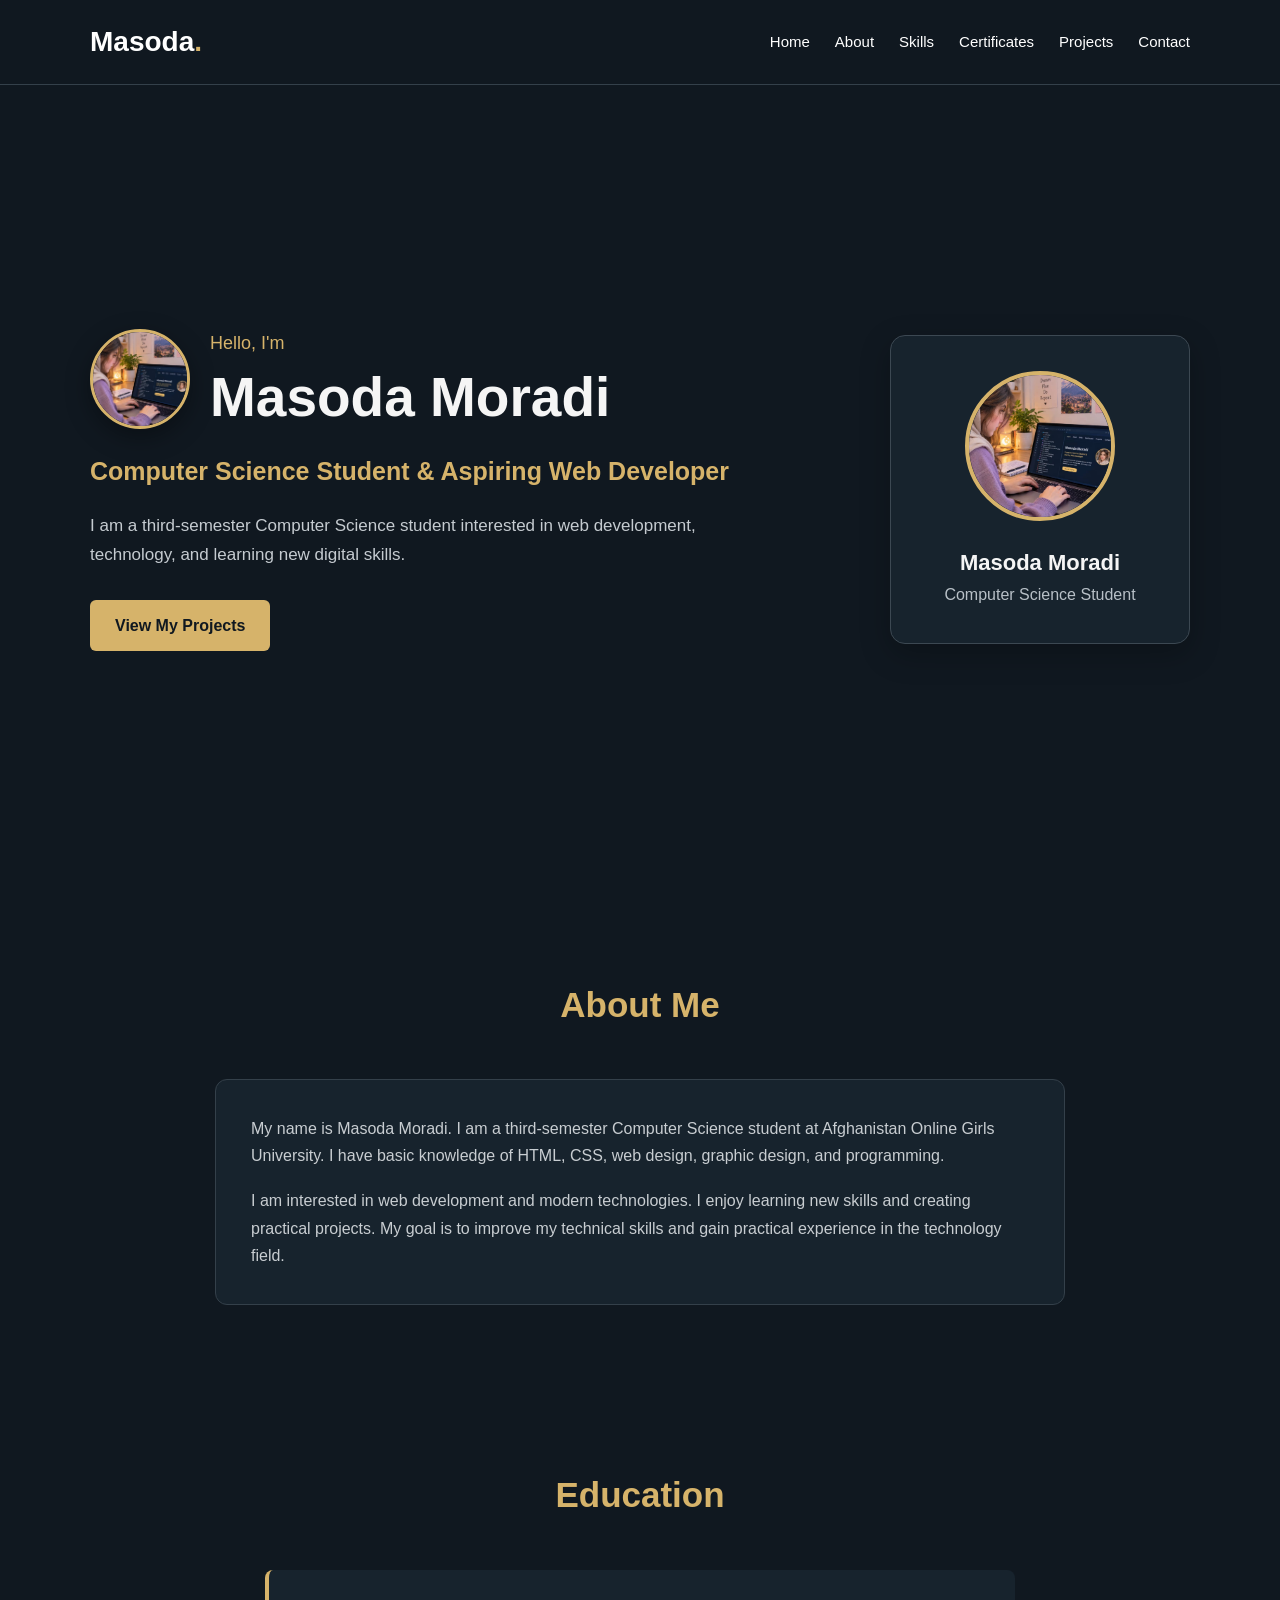
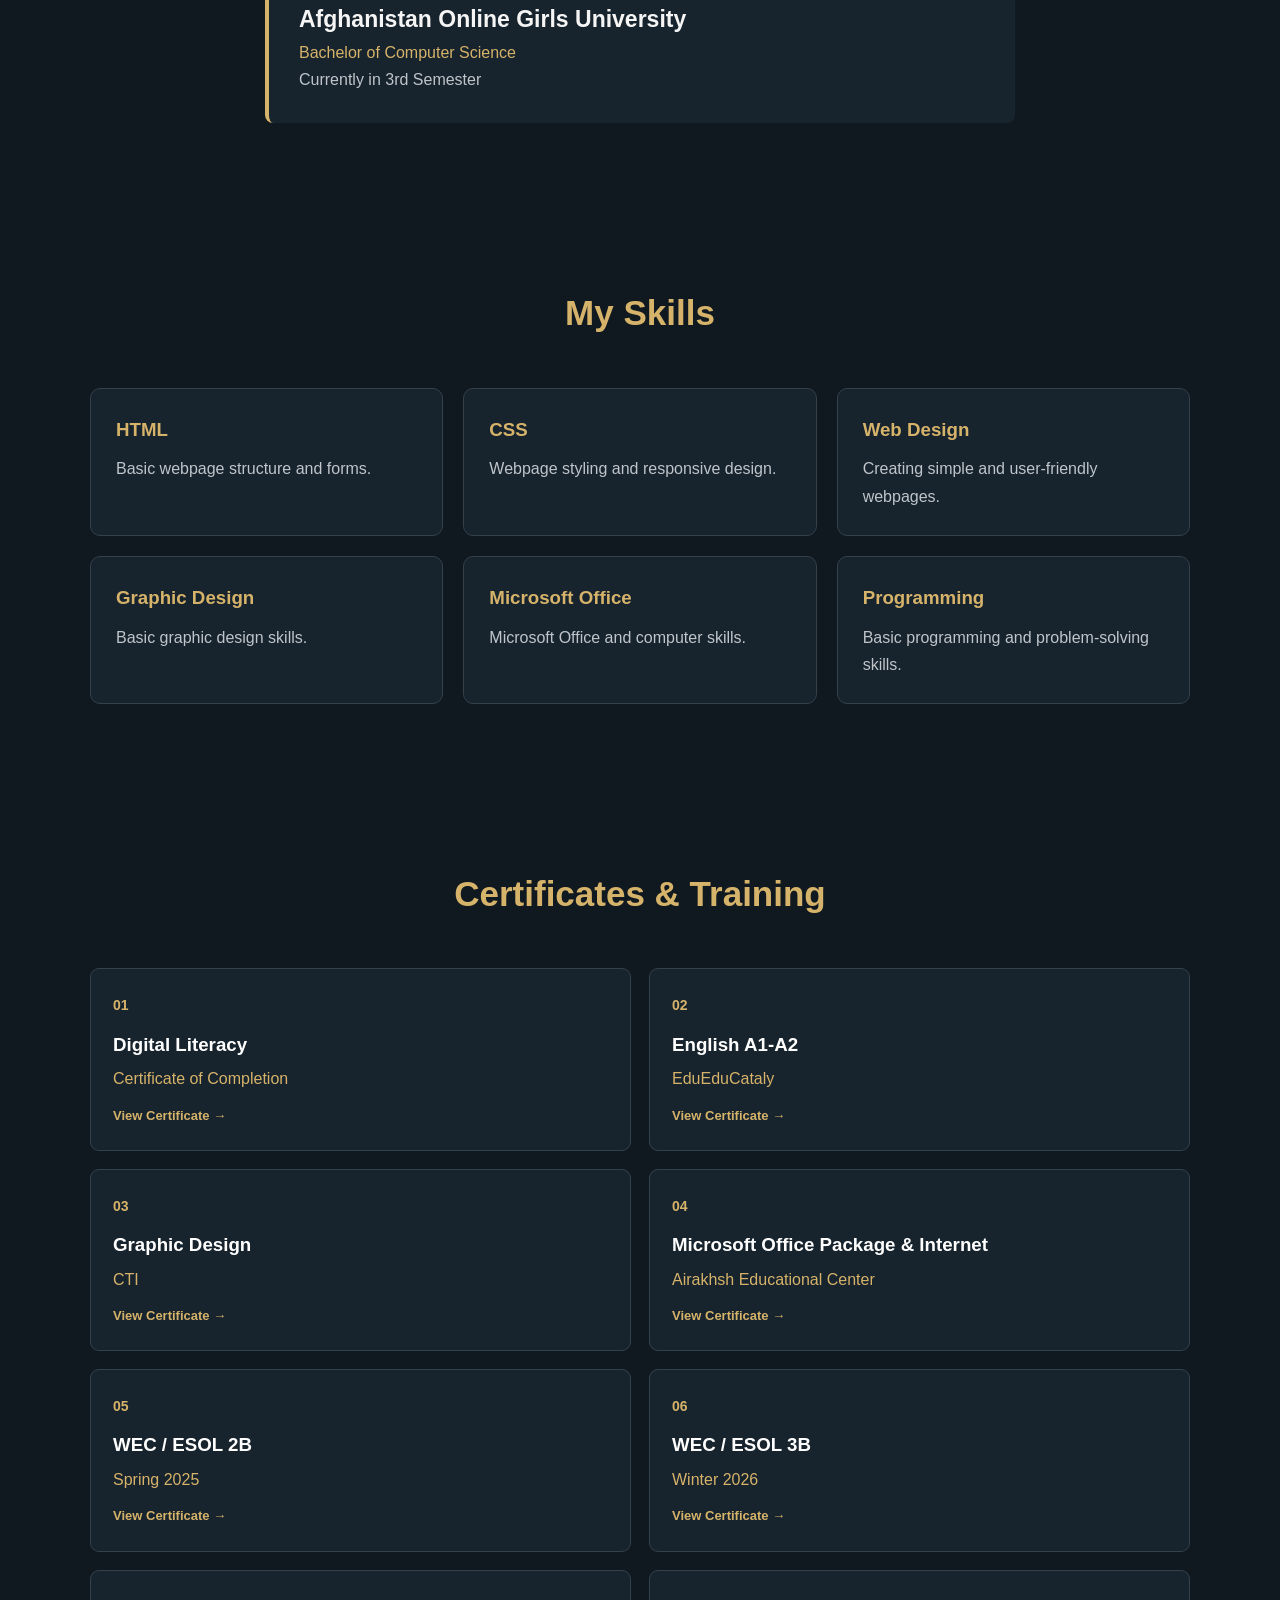
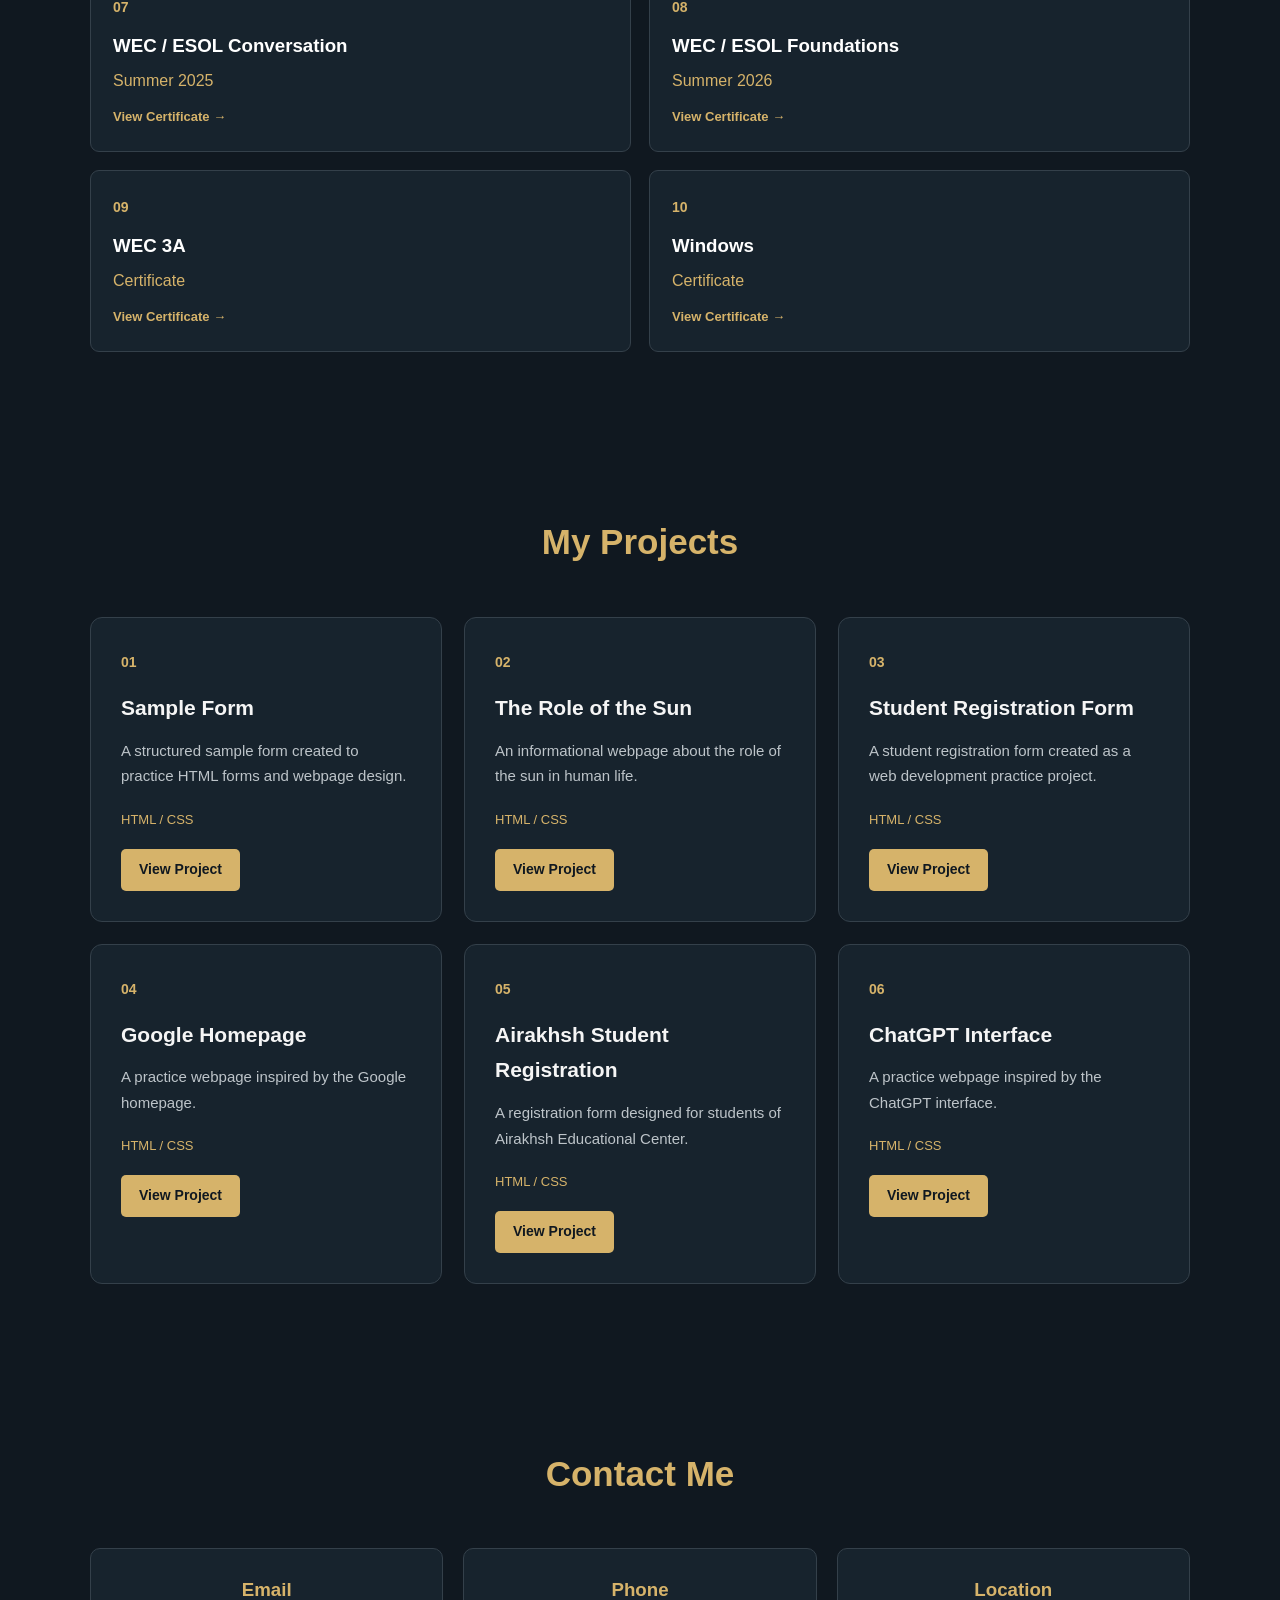
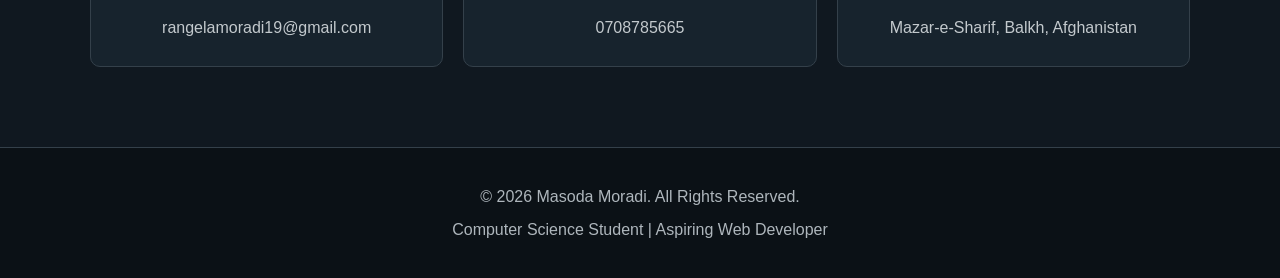
<file: index.html>
<!DOCTYPE html>
<html lang="en">

<head>
    <meta charset="UTF-8">
    <meta name="viewport" content="width=device-width, initial-scale=1.0">

    <title>Masoda Moradi | Portfolio</title>

    <link rel="stylesheet" href="style.css">
</head>

<body>

    <!-- HEADER -->
    <header>
        <nav class="navbar">

            <h2 class="logo">
                Masoda<span>.</span>
            </h2>

            <ul class="nav-links">
                <li><a href="#home">Home</a></li>
                <li><a href="#about">About</a></li>
                <li><a href="#skills">Skills</a></li>
                <li><a href="#certificates">Certificates</a></li>
                <li><a href="#projects">Projects</a></li>
                <li><a href="#contact">Contact</a></li>
            </ul>

        </nav>
    </header>


    <!-- HOME -->
    <section id="home" class="hero">

        <div class="hero-text">

            <div class="profile-name">

                <img src="profile.jpeg" alt="Masoda Moradi">

                <div>
                    <p class="small-title">Hello, I'm</p>

                    <h1>Masoda Moradi</h1>
                </div>

            </div>

            <h2>
                Computer Science Student &amp; Aspiring Web Developer
            </h2>

            <p>
                I am a third-semester Computer Science student interested
                in web development, technology, and learning new digital skills.
            </p>

            <a href="#projects" class="btn">
                View My Projects
            </a>

        </div>


        <div class="hero-card">

            <img src="profile.jpeg" alt="Masoda Moradi">

            <h3>
                Masoda Moradi
            </h3>

            <p>
                Computer Science Student
            </p>

        </div>

    </section>


    <!-- ABOUT -->
    <section id="about" class="section">

        <h2 class="section-title">
            About Me
        </h2>

        <div class="about-box">

            <p>
                My name is Masoda Moradi. I am a third-semester Computer Science
                student at Afghanistan Online Girls University. I have basic
                knowledge of HTML, CSS, web design, graphic design, and programming.
            </p>

            <p>
                I am interested in web development and modern technologies.
                I enjoy learning new skills and creating practical projects.
                My goal is to improve my technical skills and gain practical
                experience in the technology field.
            </p>

        </div>

    </section>


    <!-- EDUCATION -->
    <section class="section">

        <h2 class="section-title">
            Education
        </h2>

        <div class="info-card">

            <h3>
                Afghanistan Online Girls University
            </h3>

            <p>
                Bachelor of Computer Science
            </p>

            <span>
                Currently in 3rd Semester
            </span>

        </div>

    </section>


    <!-- SKILLS -->
    <section id="skills" class="section">

        <h2 class="section-title">
            My Skills
        </h2>

        <div class="skills-grid">

            <div class="skill-card">
                <h3>HTML</h3>
                <p>Basic webpage structure and forms.</p>
            </div>

            <div class="skill-card">
                <h3>CSS</h3>
                <p>Webpage styling and responsive design.</p>
            </div>

            <div class="skill-card">
                <h3>Web Design</h3>
                <p>Creating simple and user-friendly webpages.</p>
            </div>

            <div class="skill-card">
                <h3>Graphic Design</h3>
                <p>Basic graphic design skills.</p>
            </div>

            <div class="skill-card">
                <h3>Microsoft Office</h3>
                <p>Microsoft Office and computer skills.</p>
            </div>

            <div class="skill-card">
                <h3>Programming</h3>
                <p>Basic programming and problem-solving skills.</p>
            </div>

        </div>

    </section>


    <!-- CERTIFICATES -->
    <section id="certificates" class="section">

        <h2 class="section-title">
            Certificates &amp; Training
        </h2>

        <div class="certificate-list">

            <a href="certificate/digital-literacy.jpeg"
               target="_blank"
               class="certificate">

                <strong>01</strong>
                <h3>Digital Literacy</h3>
                <p>Certificate of Completion</p>
                <span>View Certificate →</span>

            </a>


            <a href="certificate/english.jpeg"
               target="_blank"
               class="certificate">

                <strong>02</strong>
                <h3>English A1-A2</h3>
                <p>EduEduCataly</p>
                <span>View Certificate →</span>

            </a>


            <a href="certificate/graphic.jpeg"
               target="_blank"
               class="certificate">

                <strong>03</strong>
                <h3>Graphic Design</h3>
                <p>CTI</p>
                <span>View Certificate →</span>

            </a>


            <a href="certificate/office-package-and-internet.jpeg"
               target="_blank"
               class="certificate">

                <strong>04</strong>
                <h3>Microsoft Office Package &amp; Internet</h3>
                <p>Airakhsh Educational Center</p>
                <span>View Certificate →</span>

            </a>


            <a href="certificate/wec-2b.jpeg"
               target="_blank"
               class="certificate">

                <strong>05</strong>
                <h3>WEC / ESOL 2B</h3>
                <p>Spring 2025</p>
                <span>View Certificate →</span>

            </a>


            <a href="certificate/wec-3b.jpeg"
               target="_blank"
               class="certificate">

                <strong>06</strong>
                <h3>WEC / ESOL 3B</h3>
                <p>Winter 2026</p>
                <span>View Certificate →</span>

            </a>


            <a href="certificate/wec-conversation.jpeg"
               target="_blank"
               class="certificate">

                <strong>07</strong>
                <h3>WEC / ESOL Conversation</h3>
                <p>Summer 2025</p>
                <span>View Certificate →</span>

            </a>


            <a href="certificate/wec-foundation.jpeg"
               target="_blank"
               class="certificate">

                <strong>08</strong>
                <h3>WEC / ESOL Foundations</h3>
                <p>Summer 2026</p>
                <span>View Certificate →</span>

            </a>


            <a href="certificate/wec3a.jpeg"
               target="_blank"
               class="certificate">

                <strong>09</strong>
                <h3>WEC 3A</h3>
                <p>Certificate</p>
                <span>View Certificate →</span>

            </a>


            <a href="certificate/windows.jpeg"
               target="_blank"
               class="certificate">

                <strong>10</strong>
                <h3>Windows</h3>
                <p>Certificate</p>
                <span>View Certificate →</span>

            </a>

        </div>

    </section>


    <!-- PROJECTS -->
    <section id="projects" class="section">

        <h2 class="section-title">
            My Projects
        </h2>

        <div class="projects-grid">

            <div class="project-card">
                <strong>01</strong>
                <h3>Sample Form</h3>
                <p>
                    A structured sample form created to practice
                    HTML forms and webpage design.
                </p>
                <span>HTML / CSS</span>

                <a href="projects/sample%20form.html"
                   target="_blank">
                    View Project
                </a>
            </div>


            <div class="project-card">
                <strong>02</strong>
                <h3>The Role of the Sun</h3>
                <p>
                    An informational webpage about the role
                    of the sun in human life.
                </p>
                <span>HTML / CSS</span>

                <a href="projects/sun.html"
                   target="_blank">
                    View Project
                </a>
            </div>


            <div class="project-card">
                <strong>03</strong>
                <h3>Student Registration Form</h3>
                <p>
                    A student registration form created as
                    a web development practice project.
                </p>
                <span>HTML / CSS</span>

                <a href="projects/student%20form.html"
                   target="_blank">
                    View Project
                </a>
            </div>


            <div class="project-card">
                <strong>04</strong>
                <h3>Google Homepage</h3>
                <p>
                    A practice webpage inspired by the
                    Google homepage.
                </p>
                <span>HTML / CSS</span>

                <a href="projects/google.html"
                   target="_blank">
                    View Project
                </a>
            </div>


            <div class="project-card">
                <strong>05</strong>
                <h3>Airakhsh Student Registration</h3>
                <p>
                    A registration form designed for students
                    of Airakhsh Educational Center.
                </p>
                <span>HTML / CSS</span>

                <a href="projects/airokhsh%20student%20form.html"
                   target="_blank">
                    View Project
                </a>
            </div>


            <div class="project-card">
                <strong>06</strong>
                <h3>ChatGPT Interface</h3>
                <p>
                    A practice webpage inspired by the
                    ChatGPT interface.
                </p>
                <span>HTML / CSS</span>

                <a href="projects/chatGPT.html"
                   target="_blank">
                    View Project
                </a>
            </div>

        </div>

    </section>


    <!-- CONTACT -->
    <section id="contact" class="section">

        <h2 class="section-title">
            Contact Me
        </h2>

        <div class="contact-box">

            <div class="contact-item">
                <h3>Email</h3>
                <p>rangelamoradi19@gmail.com</p>
            </div>

            <div class="contact-item">
                <h3>Phone</h3>
                <p>0708785665</p>
            </div>

            <div class="contact-item">
                <h3>Location</h3>
                <p>Mazar-e-Sharif, Balkh, Afghanistan</p>
            </div>

        </div>

    </section>


    <!-- FOOTER -->
    <footer>

        <p>
            © 2026 Masoda Moradi. All Rights Reserved.
        </p>

        <p>
            Computer Science Student | Aspiring Web Developer
        </p>

    </footer>

</body>
</html>
</file>
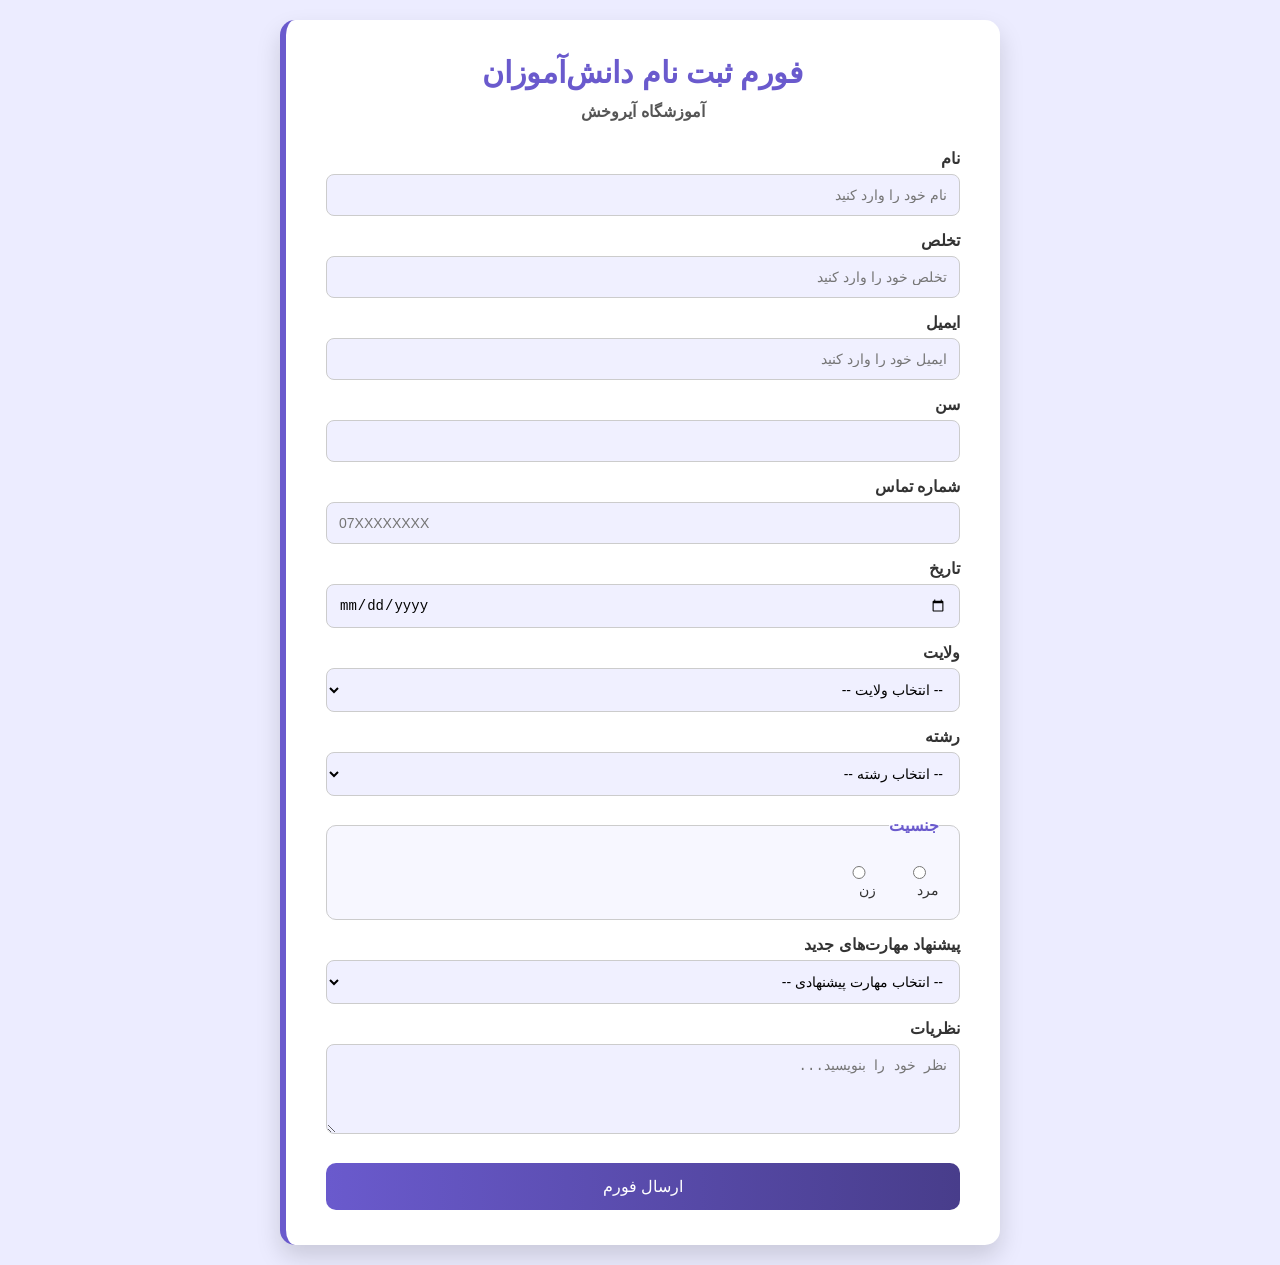
<file: projects/airokhsh student form.html>
<!DOCTYPE html>
<html lang="fa">
<head>
  <meta charset="UTF-8">
  <meta name="viewport" content="width=device-width, initial-scale=1.0">
  <title>فورم ثبت نام دانش‌آموزان | آموزشگاه آیروخش</title>
  <style>
    * { box-sizing: border-box; margin:0; padding:0; }
    body {
      font-family: "Tahoma", Arial, sans-serif;
      background: #ececff;
      padding: 20px;
      direction: rtl;
    }
    .container {
      max-width: 720px;
      margin: 0 auto;
      background: #ffffff;
      padding: 35px 40px;
      border-radius: 15px;
      box-shadow: 0 12px 25px rgba(0,0,0,0.15);
      border-left: 6px solid #6A5ACD;
    }
    h1 {
      text-align: center;
      margin-bottom: 25px;
      color: #6A5ACD;
      font-size: 30px;
    }
    form label { display: block; margin-top: 15px; font-weight: bold; color: #333; }
    input, select, textarea {
      width: 100%;
      padding: 12px;
      margin-top: 6px;
      border: 1px solid #ccc;
      border-radius: 8px;
      font-size: 14px;
      background-color: #f0f0ff;
      transition: border-color 0.3s, box-shadow 0.3s;
    }
    input:focus, select:focus, textarea:focus {
      border-color: #6A5ACD;
      box-shadow: 0 0 8px rgba(106,90,205,0.3);
      outline: none;
    }
    fieldset {
      margin-top: 20px;
      padding: 20px;
      border: 1px solid #ccc;
      border-radius: 10px;
      background-color: #f7f7ff;
    }
    legend { font-weight: bold; color: #6A5ACD; }
    .options label {
      font-weight: normal;
      display: inline-block;
      margin-left: 20px;
      margin-top: 5px;
      font-size: 14px;
      cursor: pointer;
    }
    button {
      margin-top: 25px;
      padding: 14px;
      width: 100%;
      background: linear-gradient(to right, #6A5ACD, #483D8B);
      color: white;
      border: none;
      border-radius: 10px;
      font-size: 16px;
      cursor: pointer;
      transition: background 0.3s;
    }
    button:hover {
      background: linear-gradient(to right, #483D8B, #6A5ACD);
    }
    select { background: #f0f0ff; }
    textarea { resize: vertical; }
  </style>
</head>
<body>
  <div class="container">
    <h1>فورم ثبت نام دانش‌آموزان<br><small style="font-size:16px;color:#555;">آموزشگاه آیروخش</small></h1>
    <form action="#" method="post">

      <label for="firstname">نام</label>
      <input type="text" id="firstname" name="firstname" placeholder="نام خود را وارد کنید" required>

      <label for="lastname">تخلص</label>
      <input type="text" id="lastname" name="lastname" placeholder="تخلص خود را وارد کنید" required>

      <label for="email">ایمیل</label>
      <input type="email" id="email" name="email" placeholder="ایمیل خود را وارد کنید" required>

      <label for="age">سن</label>
      <input type="number" id="age" name="age">

      <label for="phone">شماره تماس</label>
      <input type="tel" id="phone" name="phone" placeholder="07XXXXXXXX">

      <label for="date">تاریخ</label>
      <input type="date" id="date" name="date">

      <label for="province">ولایت</label>
      <select id="province" name="province">
        <option value="">-- انتخاب ولایت --</option>
        <option value="balkh">بلخ</option>
        <option value="kabul">کابل</option>
        <option value="herat">هرات</option>
      </select>

      <label for="department">رشته</label>
      <select id="department" name="department">
        <option value="">-- انتخاب رشته --</option>
        <option value="it">تکنالوژی معلوماتی</option>
        <option value="design">گرافیک دیزاین</option>
        <option value="network">شبکه‌های کامپیوتری</option>
        <option value="ai">هوش مصنوعی</option>
      </select>

      <fieldset>
        <legend>جنسیت</legend>
        <div class="options">
          <label><input type="radio" name="gender" value="male"> مرد</label>
          <label><input type="radio" name="gender" value="female"> زن</label>
        </div>
      </fieldset>

      <label for="suggestions">پیشنهاد مهارت‌های جدید</label>
      <select id="suggestions" name="suggestions">
        <option value="">-- انتخاب مهارت پیشنهادی --</option>
        <option value="3dDesign">طراحی سه‌بعدی</option>
        <option value="webDevelopment">برنامه‌نویسی وب</option>
        <option value="cyberSecurity">امنیت سایبری</option>
        <option value="robotics">رباتیک</option>
        <option value="dataScience">داده‌کاوی</option>
      </select>

      <label for="message">نظریات</label>
      <textarea id="message" name="message" rows="4" placeholder="نظر خود را بنویسید..."></textarea>

      <button type="submit">ارسال فورم</button>
    </form>
  </div>
</body>
</html>
</file>
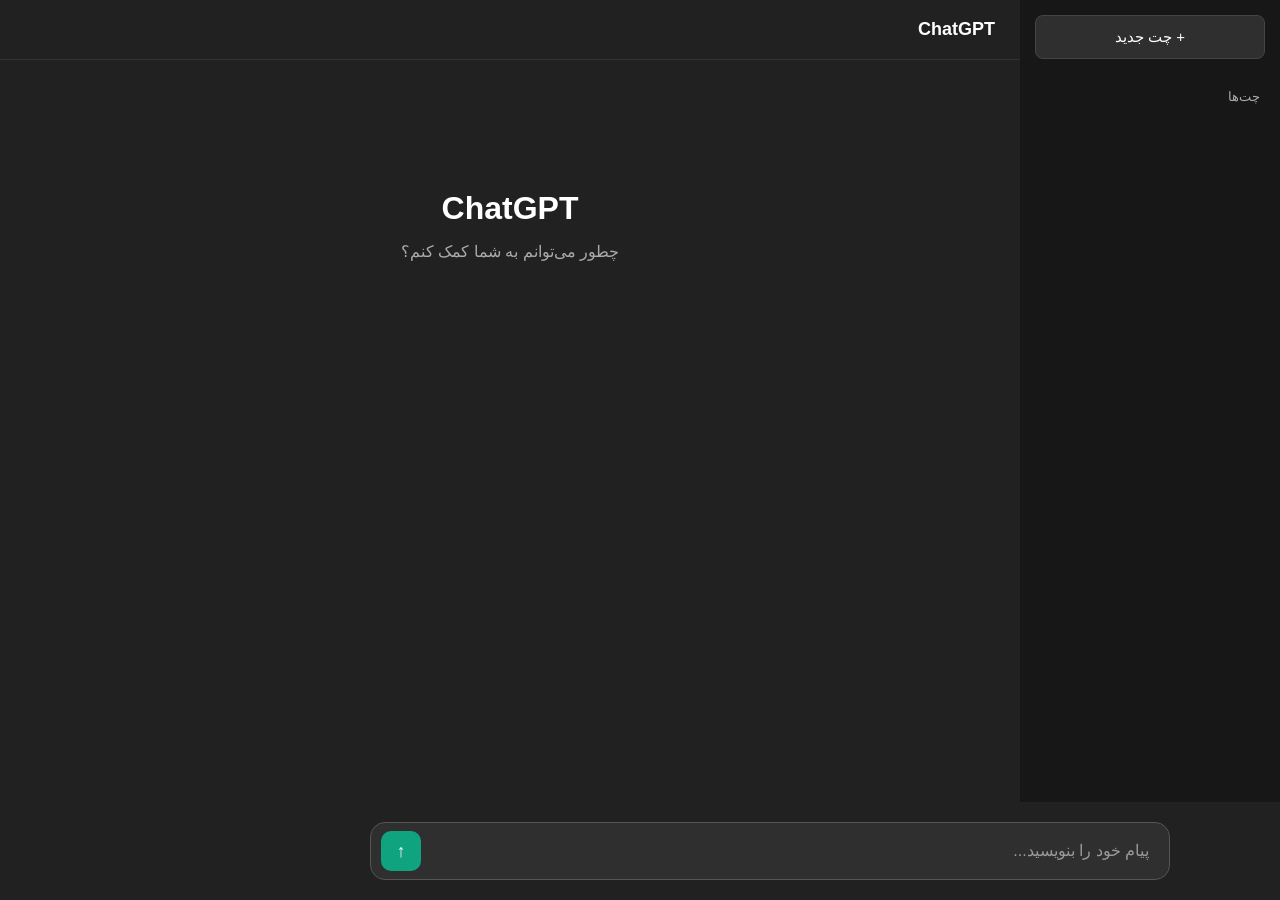
<file: projects/chatGPT.html>
<!DOCTYPE html>
<html lang="fa" dir="rtl">
<head>
    <meta charset="UTF-8">
    <meta name="viewport" content="width=device-width, initial-scale=1.0">

    <title>ChatGPT</title>

    <style>
        * {
            box-sizing: border-box;
            margin: 0;
            padding: 0;
        }

        body {
            font-family: Arial, sans-serif;
            background: #212121;
            color: white;
            height: 100vh;
            display: flex;
        }

        /* Sidebar */
        .sidebar {
            width: 260px;
            background: #171717;
            padding: 15px;
            display: flex;
            flex-direction: column;
        }

        .new-chat {
            background: #2f2f2f;
            border: 1px solid #444;
            color: white;
            padding: 12px;
            border-radius: 8px;
            cursor: pointer;
            font-size: 15px;
            margin-bottom: 20px;
        }

        .new-chat:hover {
            background: #3a3a3a;
        }

        .sidebar-title {
            color: #aaa;
            font-size: 13px;
            margin: 10px 5px;
        }

        /* Main */
        .main {
            flex: 1;
            display: flex;
            flex-direction: column;
            height: 100vh;
        }

        /* Header */
        .header {
            height: 60px;
            display: flex;
            align-items: center;
            padding: 0 25px;
            border-bottom: 1px solid #333;
            font-size: 18px;
            font-weight: bold;
        }

        /* Chat */
        .chat {
            flex: 1;
            overflow-y: auto;
            padding: 30px 20px 130px;
        }

        .welcome {
            text-align: center;
            margin-top: 100px;
        }

        .welcome h1 {
            font-size: 32px;
            margin-bottom: 15px;
        }

        .welcome p {
            color: #aaa;
            font-size: 16px;
        }

        .message {
            max-width: 800px;
            margin: 20px auto;
            display: flex;
            gap: 15px;
            line-height: 1.8;
            font-size: 16px;
        }

        .user-message {
            justify-content: flex-start;
        }

        .bot-message {
            justify-content: flex-start;
        }

        .icon {
            width: 35px;
            height: 35px;
            border-radius: 50%;
            display: flex;
            align-items: center;
            justify-content: center;
            flex-shrink: 0;
            font-size: 14px;
        }

        .user-icon {
            background: #10a37f;
        }

        .bot-icon {
            background: #444;
        }

        .text {
            background: #2f2f2f;
            padding: 10px 15px;
            border-radius: 10px;
            white-space: pre-wrap;
        }

        /* Input */
        .input-area {
            position: fixed;
            bottom: 0;
            left: 260px;
            right: 0;
            background: #212121;
            padding: 20px;
        }

        .input-box {
            max-width: 800px;
            margin: auto;
            display: flex;
            align-items: center;
            background: #2f2f2f;
            border: 1px solid #555;
            border-radius: 15px;
            padding: 8px 10px;
        }

        .input-box input {
            flex: 1;
            background: transparent;
            border: none;
            outline: none;
            color: white;
            font-size: 16px;
            padding: 10px;
            direction: rtl;
        }

        .input-box input::placeholder {
            color: #999;
        }

        .send-button {
            width: 40px;
            height: 40px;
            border: none;
            border-radius: 10px;
            background: #10a37f;
            color: white;
            cursor: pointer;
            font-size: 18px;
        }

        .send-button:hover {
            background: #0d8f70;
        }

        /* Mobile */
        @media (max-width: 700px) {

            .sidebar {
                width: 65px;
                padding: 10px;
            }

            .new-chat {
                font-size: 0;
                padding: 12px 5px;
            }

            .new-chat::after {
                content: "+";
                font-size: 22px;
            }

            .sidebar-title {
                display: none;
            }

            .input-area {
                left: 65px;
            }

            .header {
                padding: 0 15px;
            }

            .chat {
                padding-left: 10px;
                padding-right: 10px;
            }

            .message {
                font-size: 15px;
            }
        }
    </style>
</head>

<body>

    <!-- Sidebar -->
    <div class="sidebar">

        <button class="new-chat" onclick="newChat()">
            + چت جدید
        </button>

        <div class="sidebar-title">
            چت‌ها
        </div>

    </div>


    <!-- Main -->
    <div class="main">

        <!-- Header -->
        <div class="header">
            ChatGPT
        </div>


        <!-- Chat Area -->
        <div class="chat" id="chat">

            <div class="welcome" id="welcome">
                <h1>ChatGPT</h1>
                <p>چطور می‌توانم به شما کمک کنم؟</p>
            </div>

        </div>


        <!-- Input -->
        <div class="input-area">

            <div class="input-box">

                <input
                    type="text"
                    id="messageInput"
                    placeholder="پیام خود را بنویسید..."
                    onkeydown="checkEnter(event)"
                >

                <button class="send-button" onclick="sendMessage()">
                    ↑
                </button>

            </div>

        </div>

    </div>


    <script>

        function sendMessage() {

            let input = document.getElementById("messageInput");
            let message = input.value.trim();

            if (message === "") {
                return;
            }

            let welcome = document.getElementById("welcome");

            if (welcome) {
                welcome.remove();
            }

            addMessage(message, "user");

            input.value = "";

            setTimeout(function() {

                let answer = getAnswer(message);

                addMessage(answer, "bot");

            }, 500);
        }


        function addMessage(message, type) {

            let chat = document.getElementById("chat");

            let messageDiv = document.createElement("div");
            messageDiv.className = "message " + type + "-message";

            let icon = document.createElement("div");
            icon.className = "icon " +
                (type === "user" ? "user-icon" : "bot-icon");

            icon.innerText = type === "user" ? "من" : "AI";

            let text = document.createElement("div");
            text.className = "text";
            text.innerText = message;

            messageDiv.appendChild(icon);
            messageDiv.appendChild(text);

            chat.appendChild(messageDiv);

            chat.scrollTop = chat.scrollHeight;
        }


        function getAnswer(message) {

            let text = message.toLowerCase();


            /* سلام */

            if (
                text.includes("سلام") ||
                text.includes("hello") ||
                text.includes("hi")
            ) {
                return "سلام! خوش آمدید \nچطور می‌توانم به شما کمک کنم؟";
            }


            /* حال */

            if (
                text.includes("حالت چطوره") ||
                text.includes("خوبی") ||
                text.includes("چطوری")
            ) {
                return "تشکر، خوب هستم \nشما چطور هستید؟";
            }


            /* HTML */

            if (text.includes("html")) {
                return "HTML زبان نشانه‌گذاری برای ساختار صفحات وب است. با HTML می‌توانیم عنوان، متن، تصویر، دکمه و بخش‌های مختلف یک صفحه وب را ایجاد کنیم.";
            }


            /* CSS */

            if (text.includes("css")) {
                return "CSS برای طراحی و زیباسازی صفحات وب استفاده می‌شود. با CSS می‌توانیم رنگ، اندازه، فاصله، فونت و شکل عناصر صفحه را تغییر بدهیم.";
            }


            /* JavaScript */

            if (
                text.includes("javascript") ||
                text.includes("جاوا اسکریپت")
            ) {
                return "JavaScript یک زبان برنامه‌نویسی است که باعث می‌شود صفحات وب تعاملی و پویا باشند؛ مثلاً دکمه‌ها، فرم‌ها و چت‌ها را می‌توان با آن فعال کرد.";
            }


            /* Python */

            if (
                text.includes("python") ||
                text.includes("پایتون")
            ) {
                return "پایتون یک زبان برنامه‌نویسی ساده و قدرتمند است و در زمینه‌هایی مثل وب، هوش مصنوعی، تحلیل داده و اتوماسیون استفاده می‌شود.";
            }


            /* ChatGPT */

            if (
                text.includes("chatgpt") ||
                text.includes("چت جی پی تی") ||
                text.includes("چت‌جی‌پی‌تی")
            ) {
                return "ChatGPT یک دستیار هوش مصنوعی است که می‌تواند به پرسش‌ها پاسخ بدهد، متن بنویسد، توضیح بدهد و در یادگیری و برنامه‌نویسی کمک کند.";
            }


            /* تشکر */

            if (
                text.includes("تشکر") ||
                text.includes("ممنون") ||
                text.includes("مرسی")
            ) {
                return "خواهش می‌کنم  خوشحالم که توانستم کمک کنم.";
            }


            /* خداحافظی */

            if (
                text.includes("خداحافظ") ||
                text.includes("خدا حافظ") ||
                text.includes("bye")
            ) {
                return "خداحافظ  موفق باشید!";
            }


            /* جواب پیش‌فرض */

            return "پیام شما را دریافت کردم.\nدر این نسخه، پاسخ‌ها به صورت آفلاین تنظیم شده‌اند و هنوز به یک هوش مصنوعی واقعی متصل نیستم.\n\nاگر درباره HTML، CSS، JavaScript یا Python سؤال دارید، می‌توانم در همین موضوعات پاسخ بدهم.";
        }


        /* Enter */

        function checkEnter(event) {

            if (event.key === "Enter") {
                sendMessage();
            }

        }


        /* New Chat */

        function newChat() {

            let chat = document.getElementById("chat");

            chat.innerHTML = `
                <div class="welcome" id="welcome">
                    <h1>ChatGPT</h1>
                    <p>چطور می‌توانم به شما کمک کنم؟</p>
                </div>
            `;

        }

    </script>

</body>
</html>
</file>
<file: style.css>
* {
    margin: 0;
    padding: 0;
    box-sizing: border-box;
    scroll-behavior: smooth;
}

body {
    font-family: Arial, sans-serif;
    background: #101820;
    color: #f5f5f5;
    line-height: 1.7;
}


/* ================= HEADER ================= */

header {
    background: #101820;
    border-bottom: 1px solid #34404a;
    position: sticky;
    top: 0;
    z-index: 1000;
}

.navbar {
    max-width: 1150px;
    margin: auto;
    padding: 18px 25px;

    display: flex;
    justify-content: space-between;
    align-items: center;
}

.logo {
    font-size: 28px;
    color: white;
}

.logo span {
    color: #d6b36a;
}

.nav-links {
    list-style: none;
    display: flex;
    gap: 25px;
}

.nav-links a {
    color: white;
    text-decoration: none;
    font-size: 15px;
    transition: 0.3s;
}

.nav-links a:hover {
    color: #d6b36a;
}


/* ================= HOME ================= */

.hero {
    min-height: 90vh;
    max-width: 1150px;
    margin: auto;
    padding: 80px 25px;

    display: flex;
    justify-content: space-between;
    align-items: center;
    gap: 50px;
}

.hero-text {
    max-width: 650px;
}


/* PROFILE */

.profile-name {
    display: flex;
    align-items: center;
    gap: 20px;
    margin-bottom: 20px;
}

.profile-name img {
    width: 100px;
    height: 100px;
    border-radius: 50%;
    object-fit: cover;
    border: 3px solid #d6b36a;
    box-shadow: 0 8px 25px rgba(0, 0, 0, 0.35);
}

.small-title {
    color: #d6b36a;
    font-size: 18px;
    margin-bottom: 5px;
}

.hero h1 {
    font-size: 55px;
    line-height: 1.2;
}

.hero h2 {
    color: #d6b36a;
    font-size: 25px;
    margin-bottom: 20px;
}

.hero-text > p {
    color: #c5cbd0;
    font-size: 17px;
}

.btn {
    display: inline-block;
    margin-top: 30px;
    padding: 12px 25px;

    background: #d6b36a;
    color: #101820;

    text-decoration: none;
    border-radius: 6px;
    font-weight: bold;

    transition: 0.3s;
}

.btn:hover {
    background: white;
}


/* ================= HERO CARD ================= */

.hero-card {
    width: 300px;
    padding: 35px 25px;

    text-align: center;

    background: #17232d;
    border: 1px solid #3c4852;
    border-radius: 15px;

    box-shadow: 0 10px 30px rgba(0, 0, 0, 0.25);
}

.hero-card img {
    width: 150px;
    height: 150px;

    object-fit: cover;
    border-radius: 50%;

    border: 4px solid #d6b36a;

    margin-bottom: 15px;
}

.hero-card h3 {
    font-size: 22px;
}

.hero-card p {
    color: #b8c0c7;
}


/* ================= SECTIONS ================= */

.section {
    max-width: 1150px;
    margin: auto;
    padding: 80px 25px;
}

.section-title {
    text-align: center;
    font-size: 35px;
    margin-bottom: 45px;
    color: #d6b36a;
}


/* ================= ABOUT ================= */

.about-box {
    max-width: 850px;
    margin: auto;

    padding: 35px;

    background: #17232d;
    border: 1px solid #34404a;
    border-radius: 12px;
}

.about-box p {
    color: #c8cdd1;
    margin-bottom: 18px;
}

.about-box p:last-child {
    margin-bottom: 0;
}


/* ================= EDUCATION ================= */

.info-card {
    max-width: 750px;
    margin: auto;

    padding: 30px;

    background: #17232d;
    border-left: 4px solid #d6b36a;
    border-radius: 8px;
}

.info-card h3 {
    font-size: 23px;
}

.info-card p {
    color: #d6b36a;
}

.info-card span {
    color: #bfc5ca;
}


/* ================= SKILLS ================= */

.skills-grid {
    display: grid;
    grid-template-columns: repeat(3, 1fr);
    gap: 20px;
}

.skill-card {
    padding: 25px;

    background: #17232d;
    border: 1px solid #34404a;
    border-radius: 10px;

    transition: 0.3s;
}

.skill-card:hover {
    transform: translateY(-5px);
    border-color: #d6b36a;
}

.skill-card h3 {
    color: #d6b36a;
    margin-bottom: 10px;
}

.skill-card p {
    color: #bfc5ca;
}


/* ================= CERTIFICATES ================= */

.certificate-list {
    display: grid;
    grid-template-columns: repeat(2, 1fr);
    gap: 18px;
}

.certificate {
    display: block;

    padding: 22px;

    background: #17232d;
    border: 1px solid #34404a;
    border-radius: 9px;

    text-decoration: none;
    color: white;

    transition: 0.3s;
}

.certificate:hover {
    transform: translateY(-5px);
    border-color: #d6b36a;
}

.certificate strong {
    color: #d6b36a;
    font-size: 14px;
}

.certificate h3 {
    margin-top: 10px;
    margin-bottom: 5px;
}

.certificate p {
    color: #d6b36a;
}

.certificate span {
    display: inline-block;
    margin-top: 12px;

    color: #d6b36a;
    font-size: 13px;
    font-weight: bold;
}


/* ================= PROJECTS ================= */

.projects-grid {
    display: grid;
    grid-template-columns: repeat(3, 1fr);
    gap: 22px;
}

.project-card {
    padding: 30px;
    min-height: 280px;

    background: #17232d;
    border: 1px solid #34404a;
    border-radius: 12px;

    transition: 0.3s;
}

.project-card:hover {
    transform: translateY(-6px);
    border-color: #d6b36a;
}

.project-card strong {
    color: #d6b36a;
    font-size: 14px;
}

.project-card h3 {
    font-size: 21px;
    margin: 15px 0 12px;
}

.project-card p {
    color: #bdc4c9;
    font-size: 15px;
}

.project-card span {
    display: block;
    margin-top: 20px;

    color: #d6b36a;
    font-size: 13px;
}

.project-card a {
    display: inline-block;

    margin-top: 18px;
    padding: 9px 18px;

    background: #d6b36a;
    color: #101820;

    text-decoration: none;
    border-radius: 5px;

    font-size: 14px;
    font-weight: bold;

    transition: 0.3s;
}

.project-card a:hover {
    background: white;
}


/* ================= CONTACT ================= */

.contact-box {
    display: grid;
    grid-template-columns: repeat(3, 1fr);
    gap: 20px;
}

.contact-item {
    text-align: center;
    padding: 25px;

    background: #17232d;
    border: 1px solid #34404a;
    border-radius: 10px;
}

.contact-item h3 {
    color: #d6b36a;
    margin-bottom: 8px;
}

.contact-item p {
    color: #c3c9cd;
    word-break: break-word;
}


/* ================= FOOTER ================= */

footer {
    text-align: center;
    padding: 30px 20px;

    background: #0b1116;
    border-top: 1px solid #34404a;
}

footer p {
    color: #aeb6bc;
    margin: 5px;
}


/* ================= TABLET ================= */

@media (max-width: 850px) {

    .navbar {
        flex-direction: column;
        gap: 15px;
    }

    .nav-links {
        flex-wrap: wrap;
        justify-content: center;
        gap: 15px;
    }

    .hero {
        flex-direction: column;
        text-align: center;
    }

    .profile-name {
        justify-content: center;
    }

    .hero h1 {
        font-size: 45px;
    }

    .skills-grid,
    .projects-grid {
        grid-template-columns: repeat(2, 1fr);
    }

    .certificate-list,
    .contact-box {
        grid-template-columns: 1fr;
    }
}


/* ================= MOBILE ================= */

@media (max-width: 550px) {

    .profile-name {
        flex-direction: column;
        gap: 10px;
    }

    .profile-name img {
        width: 90px;
        height: 90px;
    }

    .hero h1 {
        font-size: 36px;
    }

    .hero h2 {
        font-size: 20px;
    }

    .skills-grid,
    .projects-grid {
        grid-template-columns: 1fr;
    }

    .hero-card {
        width: 100%;
        max-width: 300px;
    }

    .section {
        padding: 60px 18px;
    }

    .section-title {
        font-size: 30px;
    }

    .nav-links {
        gap: 10px;
    }

    .nav-links a {
        font-size: 14px;
    }
}
</file>
